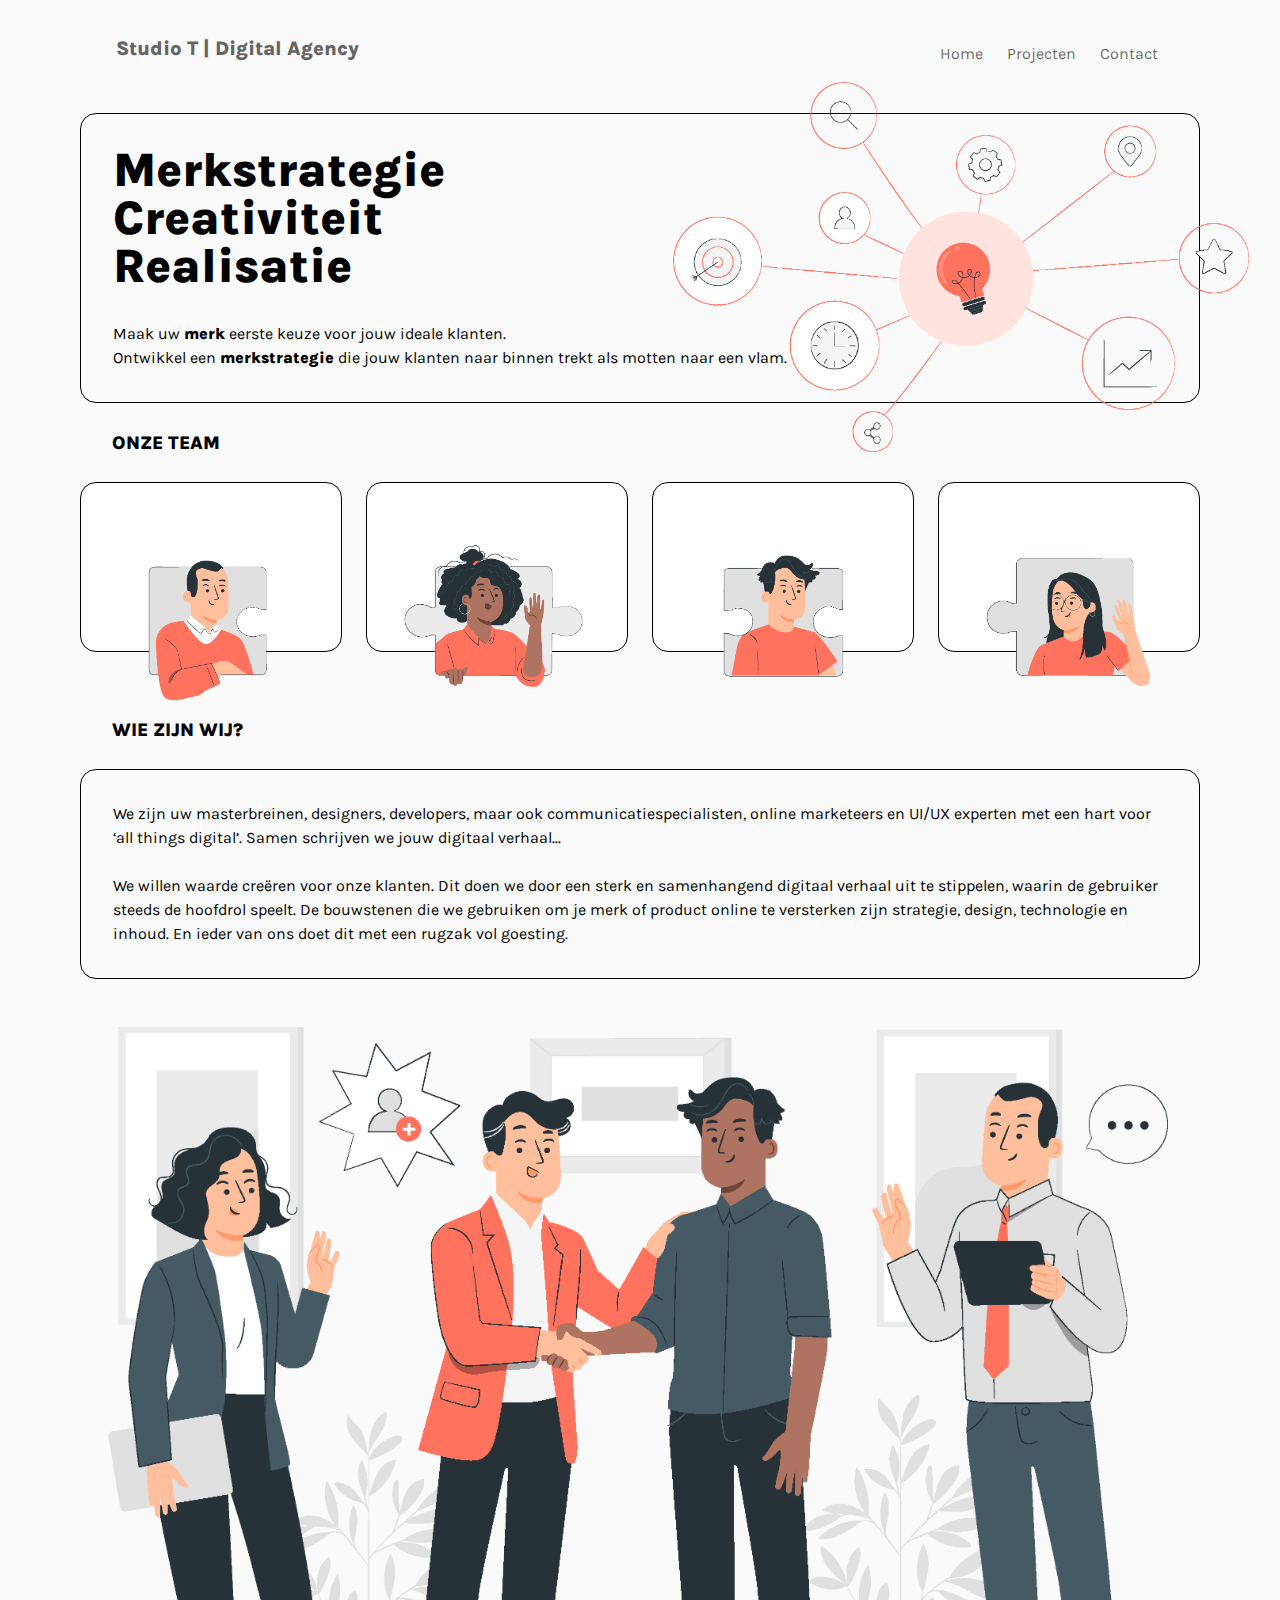
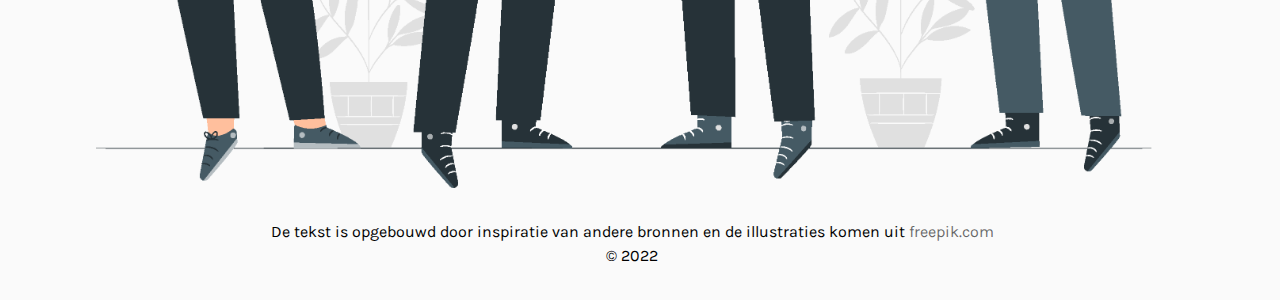
<file: index.html>
<!DOCTYPE html>
<html lang="en">
<head>
    <meta charset="UTF-8">
    <meta http-equiv="X-UA-Compatible" content="IE=edge">
    <meta name="viewport" content="width=device-width, initial-scale=1.0">
    <link rel="stylesheet" href="./css/main.css">
    <link rel="stylesheet" href="./css/reset.css">
    <title>homepage</title>
</head>
<body>
    <div class="header">
        <nav>
            <h1> <a href="index.html">Studio T | Digital Agency</a></h1>
            <ul>
            <li><a href="index.html">Home</a></li>
            <li><a href="projects.html">Projecten</a></li>
            <li><a href="contact.html">Contact</a></li>
            </ul>
        </nav>
    </div>
        <div class="content">
                <h2>Merkstrategie<br>Creativiteit<br>Realisatie</h2>
                <p>
                    Maak uw <strong>merk</strong> eerste keuze voor jouw ideale klanten. <br> Ontwikkel een <strong>merkstrategie</strong> die jouw klanten naar binnen trekt als motten naar een vlam.
                </p>
                <div class="mindmap">
                <img class="image" src="./images/mindmap.png">
                </div>

        </div>
        <h3>Onze Team</h3>
        <div class="team">
            <div class="group">
                <div class="card">
                    <div class="imgbx">
                        <img class="image" src="./images/simon.png" alt="main">
                    </div>
                    <div class="conton">
                        <h4>Simon</h4>
                        <p>
                            Founder <br> Designer and Developer
                        </p>
                    </div>
                </div>
            </div>
            <div class="group">
                <div class="card">
                    <div class="imgbx">
                        <img class="image" src="./images/maria.png" alt="main">
                    </div>
                    <div class="conton">
                        <h4>Maria</h4>
                        <p>
                            Manager <br> UX Consultant
                        </p>
                    </div>
                </div>
            </div>
            <div class="group">
                <div class="card">
                    <div class="imgbx">
                        <img class="image" src="./images/john.png" alt="main">
                    </div>
                    <div class="conton">
                        <h4>John</h4>
                        <p>
                            Marketing Director
                        </p>
                    </div>
                </div>
            </div>
            <div class="group">
                <div class="card">
                    <div class="imgbx">
                        <img class="image" src="./images/asya.png" alt="main">
                    </div>
                    <div class="conton">
                        <h4>Asya</h4>
                        <p>
                            Senior Designer <br> Developer
                        </p>
                    </div>
                </div>
            </div>
        </div>
            <h3>Wie zijn wij?</h3>
    <div class="about">
        <p>
            We zijn uw masterbreinen, designers, developers, maar ook communicatiespecialisten, online marketeers en UI/UX experten met een hart voor ‘all things digital’. Samen schrijven we jouw digitaal verhaal...
        </p>
        <br>
        <p>
            We willen waarde creëren voor onze klanten. Dit doen we door een sterk en samenhangend digitaal verhaal uit te stippelen, waarin de gebruiker steeds de hoofdrol speelt. De bouwstenen die we gebruiken om je merk of product online te versterken zijn strategie, design, technologie en inhoud. En ieder van ons doet dit met een rugzak vol goesting.
        </p>
    </div>
    <div class="borderimage">
                <img class="image" src="./images/employes.png">
    </div>
        <div class="border">
            <p> De tekst is opgebouwd door inspiratie van andere bronnen en de illustraties komen uit <a href="http://freepik.com">freepik.com</a><br>© 2022
            </p>
        </div>
</body>
</html>
</file>
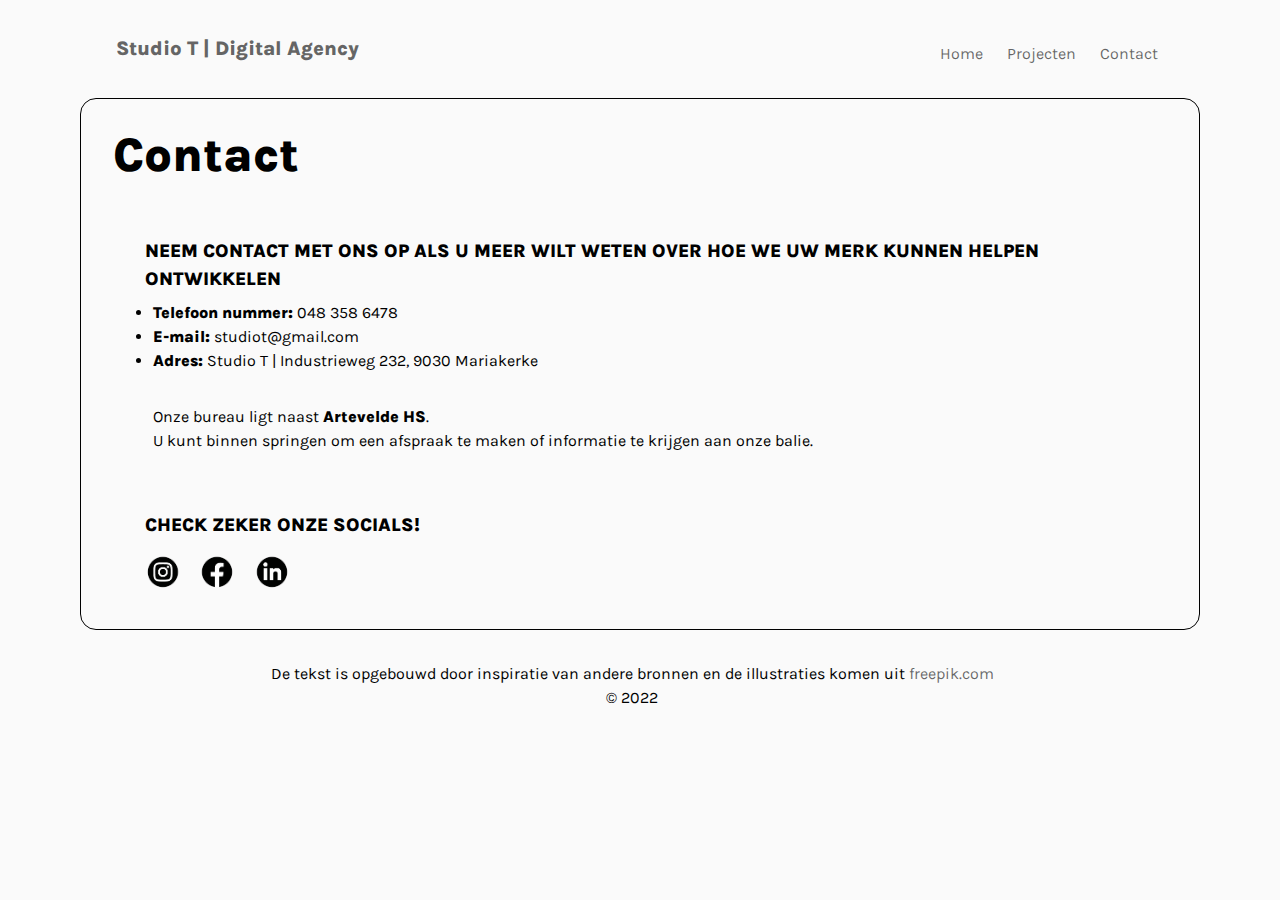
<file: contact.html>
<!DOCTYPE html>
<html lang="en">
<head>
    <meta charset="UTF-8">
    <meta http-equiv="X-UA-Compatible" content="IE=edge">
    <meta name="viewport" content="width=device-width, initial-scale=1.0">
    <link rel="stylesheet" href="./css/main.css">
    <link rel="stylesheet" href="./css/reset.css">
    <title>projects</title>
</head>
<body>
    <div class="header">
        <nav>
            <h1> <a href="index.html">Studio T | Digital Agency</a></h1>
            <ul>
                <li><a href="index.html">Home</a></li>
                <li><a href="projects.html">Projecten</a></li>
                <li><a href="contact.html">Contact</a></li>
            </ul>
        </nav>
    </div>
<div class="contact">
    <h2>Contact</h2>
    <h3>Neem contact met ons op als u meer wilt weten over hoe we uw merk kunnen helpen ontwikkelen</h3>
    <ul>
        <li><strong>Telefoon nummer:</strong> 048 358 6478</li> 
        <li><strong>E-mail:</strong> studiot@gmail.com</li>
        <li><strong>Adres:</strong> Studio T | Industrieweg 232, 9030 Mariakerke</li>
    </ul>
    <p>
        Onze bureau ligt naast <strong>Artevelde HS</strong>.<br>U kunt binnen springen om een afspraak te maken of informatie te krijgen aan onze
        balie.
    </p>
    <h3><strong>Check zeker onze socials!</strong></h3>
    <div class="socials">
        <a href="http://instagram.com"><img class="insta" src="./images/Instagram.png"></a>
        <a href="http://facebook.com"><img class="facebook" src="./images/facebook.png"></a>
        <a href="http://linkedin.com"><img class="Linkd" src="./images/Linkd.png"></a>
    </div>
</div>
    <div class="border">
        <p> De tekst is opgebouwd door inspiratie van andere bronnen en de illustraties komen uit <a
            href="http://freepik.com">freepik.com</a><br>© 2022
        </p>
    </div>
</body>
</html>
</file>
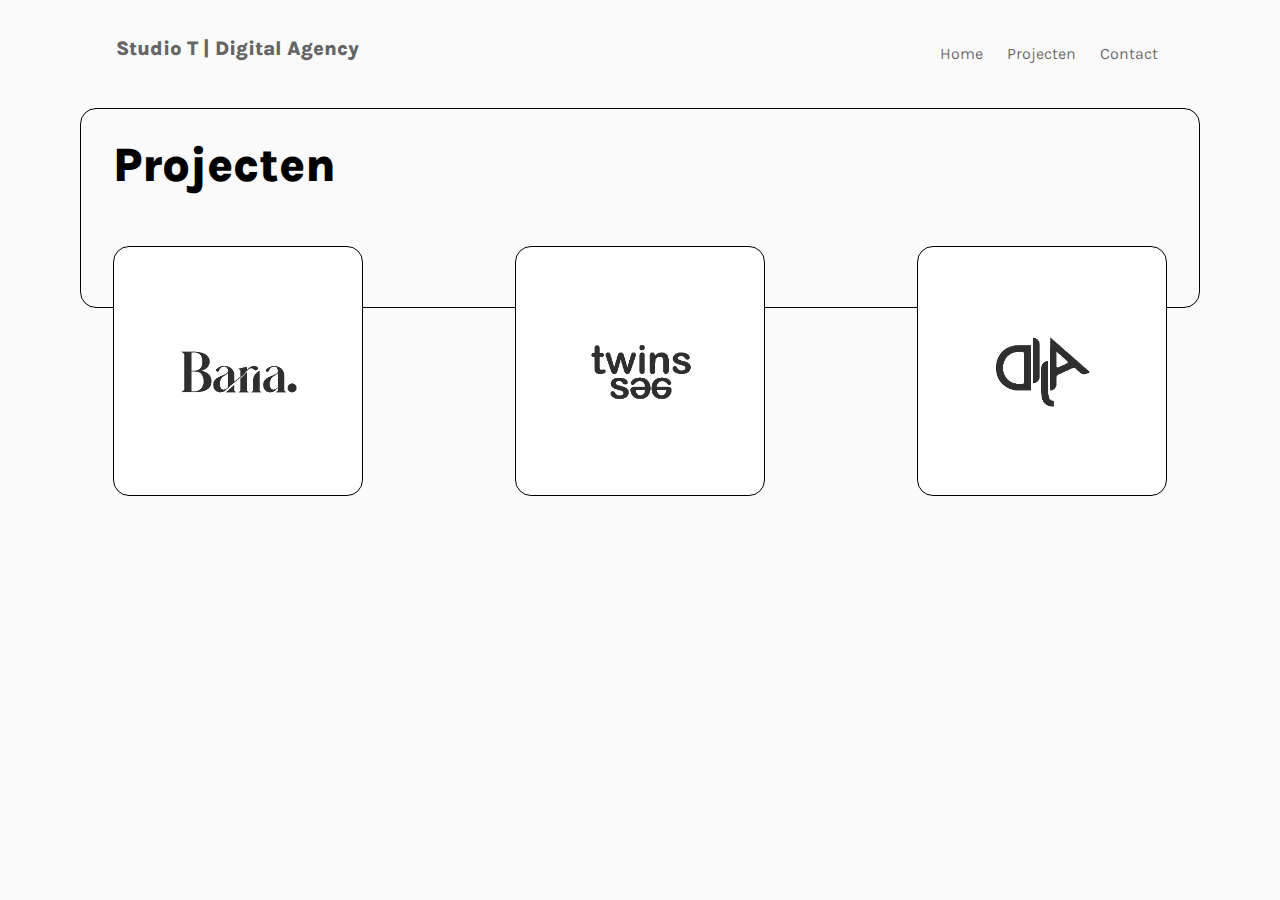
<file: projects.html>
<!DOCTYPE html>
<html lang="en">
<head>
    <meta charset="UTF-8">
    <meta http-equiv="X-UA-Compatible" content="IE=edge">
    <meta name="viewport" content="width=device-width, initial-scale=1.0">
    <link rel="stylesheet" href="./css/main.css">
    <link rel="stylesheet" href="./css/reset.css">
    <title>projects</title>
</head>
<body>
<div class="header">
        <nav>
            <h1> <a href="index.html">Studio T | Digital Agency</a></h1>
            <ul>
                <li><a href="index.html">Home</a></li>
                <li><a href="projects.html">Projecten</a></li>
                <li><a href="contact.html">Contact</a></li>
            </ul>
        </nav>
</div>

<div class="projects">
    <h2>Projecten</h2>
    <div class="files">

        <div class="item">
            <div class="square">
                <div class="pro">
                    <img class="image" src="./images/logo-06.png" alt="main">
                </div>
                <div class="inside">
                    <h4>BARIA</h4>
                    <p>
                        Coffeé bar
                    </p>
                </div>
            </div>
        </div>

        <div class="item">
            <div class="square">
                <div class="pro">
                    <img class="image" src="./images/logo-07.png" alt="main">
                </div>
                <div class="inside">
                    <h4>TWINS SEE</h4>
                    <p>
                        Opticien
                    </p>
                </div>
            </div>
        </div>

        <div class="item">
            <div class="square">
                <div class="pro">
                    <img class="image" src="./images/logo-08.png" alt="main">
                </div>
                <div class="inside">
                    <h4>DIJA</h4>
                    <p>
                        Sparkling Water
                    </p>
                </div>
            </div>
        </div>

    </div>
</div>

</body>
</html>
</file>
<file: css/main.css>
/* karla-regular - latin */
@font-face {
    font-family: 'Karla';
    font-style: normal;
    font-weight: 400;
    src: url('../fonts/karla-v23-latin-regular.eot');
    /* IE9 Compat Modes */
    src: local(''),
        url('../fonts/karla-v23-latin-regular.eot?#iefix') format('embedded-opentype'),
        /* IE6-IE8 */
        url('../fonts/karla-v23-latin-regular.woff2') format('woff2'),
        /* Super Modern Browsers */
        url('../fonts/karla-v23-latin-regular.woff') format('woff'),
        /* Modern Browsers */
        url('../fonts/karla-v23-latin-regular.ttf') format('truetype'),
        /* Safari, Android, iOS */
        url('../fonts/karla-v23-latin-regular.svg#Karla') format('svg');
    /* Legacy iOS */
}

/* karla-800 - latin */
@font-face {
    font-family: 'Karla';
    font-style: normal;
    font-weight: 800;
    src: url('../fonts/karla-v23-latin-800.eot');
    /* IE9 Compat Modes */
    src: local(''),
        url('../fonts/karla-v23-latin-800.eot?#iefix') format('embedded-opentype'),
        /* IE6-IE8 */
        url('../fonts/karla-v23-latin-800.woff2') format('woff2'),
        /* Super Modern Browsers */
        url('../fonts/karla-v23-latin-800.woff') format('woff'),
        /* Modern Browsers */
        url('../fonts/karla-v23-latin-800.ttf') format('truetype'),
        /* Safari, Android, iOS */
        url('../fonts/karla-v23-latin-800.svg#Karla') format('svg');
    /* Legacy iOS */
}

body{
    animation: transitionIn 2s;
}

@keyframes transitionIn {
    from {
    opacity:0;
    transform: translateY(-10px);
    }

    to {
    opacity: 1;
    transform: translateY(0);
    }
}

body{
    background-color: hsl(0, 0%, 98%);
    margin: auto;
    font-family: 'Karla';
    font-style: normal;
    max-width: 70rem;
    width: 100%;
}
.header{
    padding: 2rem 2rem 2rem 1rem;
}
.mindmap{
    position: absolute;
    margin-top: -18rem;
    margin-left: 35rem;
    width: 36rem;
}
nav{
    display: flex;
    align-items: center;
    justify-content: space-between;
    padding: 0px 0px 0px 20px;
}
h1{
    color: rgb(0, 0, 0);
    font-family: 'Karla';
    font-weight: 800;
    font-size: 1.25rem

}
nav ul li{
    padding: 10px 10px 0px 10px;
    list-style: none;
    display: inline-block;
    font-family: 'Karla';
    font-weight: 400;
    font-size: 1rem
}
a{
    color: hsla(0, 0%, 0%, 0.6);
    text-decoration: none;
}
.content{
    max-width: 70rem;
    margin: auto;
    margin-top: 15px;
    padding: 2rem 2rem 2rem 2rem;
    border-radius: 16px;
    border: 1px solid hsl(0, 0%, 0%)
}
h2{
    line-height: 3rem;
    padding-bottom: 2rem;
    color: rgb(0, 0, 0);
    font-family: 'Karla';
    font-style: bold;
    font-weight: 800;
    font-size: 48px
    
}
.textbox{
    color: hsl(0, 0%, 0%);
    font-family: 'Karla';
    font-style: normal;
}
.textbox p{
    line-height: 1.25rem;
    padding-left: 40rem;
    text-align: right;
}
h3{
    text-transform: uppercase;
    margin: auto;
    margin-top: 10px;
    padding: 1rem 0em 0rem 2rem;
}
.team{
    align-items:flex-start;
    justify-content: space-between;
    display: flex;
    flex-wrap: wrap;
    flex-basis: 1rem;
    flex-grow: 15;
    max-width: auto;
    margin-top: 25px;
    margin-bottom: 3rem;
}

.group .card{
    max-width: 300px;
    height: 170px;
    background-color: hsl(0, 0%, 100%);
    border-radius: 16px;
    border: 1px solid hsl(0, 0%, 0%);
    flex-direction: column;
    display: flex;
    box-shadow: 0,5px 202px hsl(0, 0%, 0%);
    transition: 0.5s ease-in-out;
}
.group .card:hover {
    height: 420px;
}
.group .card .imgbx{
    position: relative;
    width: 260px;
    height: 260px;
}
.group .card .conton {
    position: relative;
    margin-top: -140px;
    padding: 10px 15px;
    text-align: center;
    color: black;
    visibility: hidden;
    opacity: 0;
    transition: 0.5s ease-in-out;
}
.group .card:hover .conton {
    margin-top: 0px;
    visibility: visible;
    opacity: 1;
}

.about{
    margin: auto;
    margin-top: 25px;
    padding: 2rem 2rem 2rem 2rem;
    border-radius: 16px;
    border: 1px solid hsl(0, 0%, 0%)
}
nav li {
    padding-bottom: 0,1px;
    display: inline-block;
    position: relative;
}

nav li::before {
    content: "";
    position: absolute;
    left: 0;
    bottom: 0;
    width: 0;
    height: 1px;
    background-color: hsl(0, 0%, 0%);
    transition: width 0.5s ease-out;
}

nav li:hover::before {
    width: 100%;
}

.borderimage {
    padding: 3rem 2rem 0rem 1rem;
}
.border{
    vertical-align: bottom;
    text-align: center;
    padding: 2rem 2rem 2rem 1rem;
}
.projects{
    max-width: 70rem;
    height:200px;
    margin: auto;
    margin-top: 10px;
    padding: 2rem 2rem 2rem 2rem;
    border-radius: 16px;
    border: 1px solid hsl(0, 0%, 0%)
}
.files {
    align-items: flex-start;
    justify-content: space-between;
    display: flex;
    flex-wrap: wrap;
    flex-basis: 1rem;
    flex-grow: 15;
    max-width: auto;
    margin-top: 25px;
}

.item .square {
    max-width: 250px;
    height: 250px;
    background-color: hsl(0, 0%, 100%);
    border-radius: 16px;
    border: 1px solid hsl(0, 0%, 0%);
    flex-direction: column;
    display: flex;
    box-shadow: 0, 5px 202px hsl(0, 0%, 0%);
    transition: 0.5s ease-in-out;
}

.item .square:hover {
    height: 280px;
}

.item .square .pro{
    position: relative;
    width: 250px;
    height: 250px;
}

.item .square .inside {
    position: relative;
    margin-top: -140px;
    padding: 10px 15px;
    text-align: center;
    color: black;
    visibility: hidden;
    opacity: 0;
    transition: 0.5s ease-in-out;
}

.item .square:hover .inside{
    margin: -70px;
    visibility: visible;
    opacity: 1;
}
.contact{
    max-width: 70rem;
    padding: 2rem 2rem 2rem 2rem;
    border-radius: 16px;
    border: 1px solid hsl(0, 0%, 0%)
}
.mapimage{
    width: fit-content;
    overflow: hidden;
}
.contact h3 {
    padding-bottom: 0.5rem;
}

.instagram{
    width: 2rem;
    position: fixed;
    bottom: 1rem;
    right: 1rem;
}

.contact p{
    padding: 2rem 2rem 2rem 2.5rem;
}
.socials{
    display: flex;
    padding-left: 1.5rem;
}
.insta{
    margin-right: 5px;
    width: 50px;
    transition: 0.5s;
}
.socials .insta:hover {
    width: 80px;
    transition: 0.5s;
}
.socials .facebook {
    margin-right: 5px;
    width: 50px;
    transition: 0.5s;
}

.socials .facebook:hover {
    margin-right: 5px;
    width: 80px;
    transition: 0.5s;
}
.Linkd {
    margin-right: 5px;
    width: 50px;
    transition: 0.5s;
}

.Linkd:hover {
    width: 80px;
    transition: 0.5s;
}
</file>
